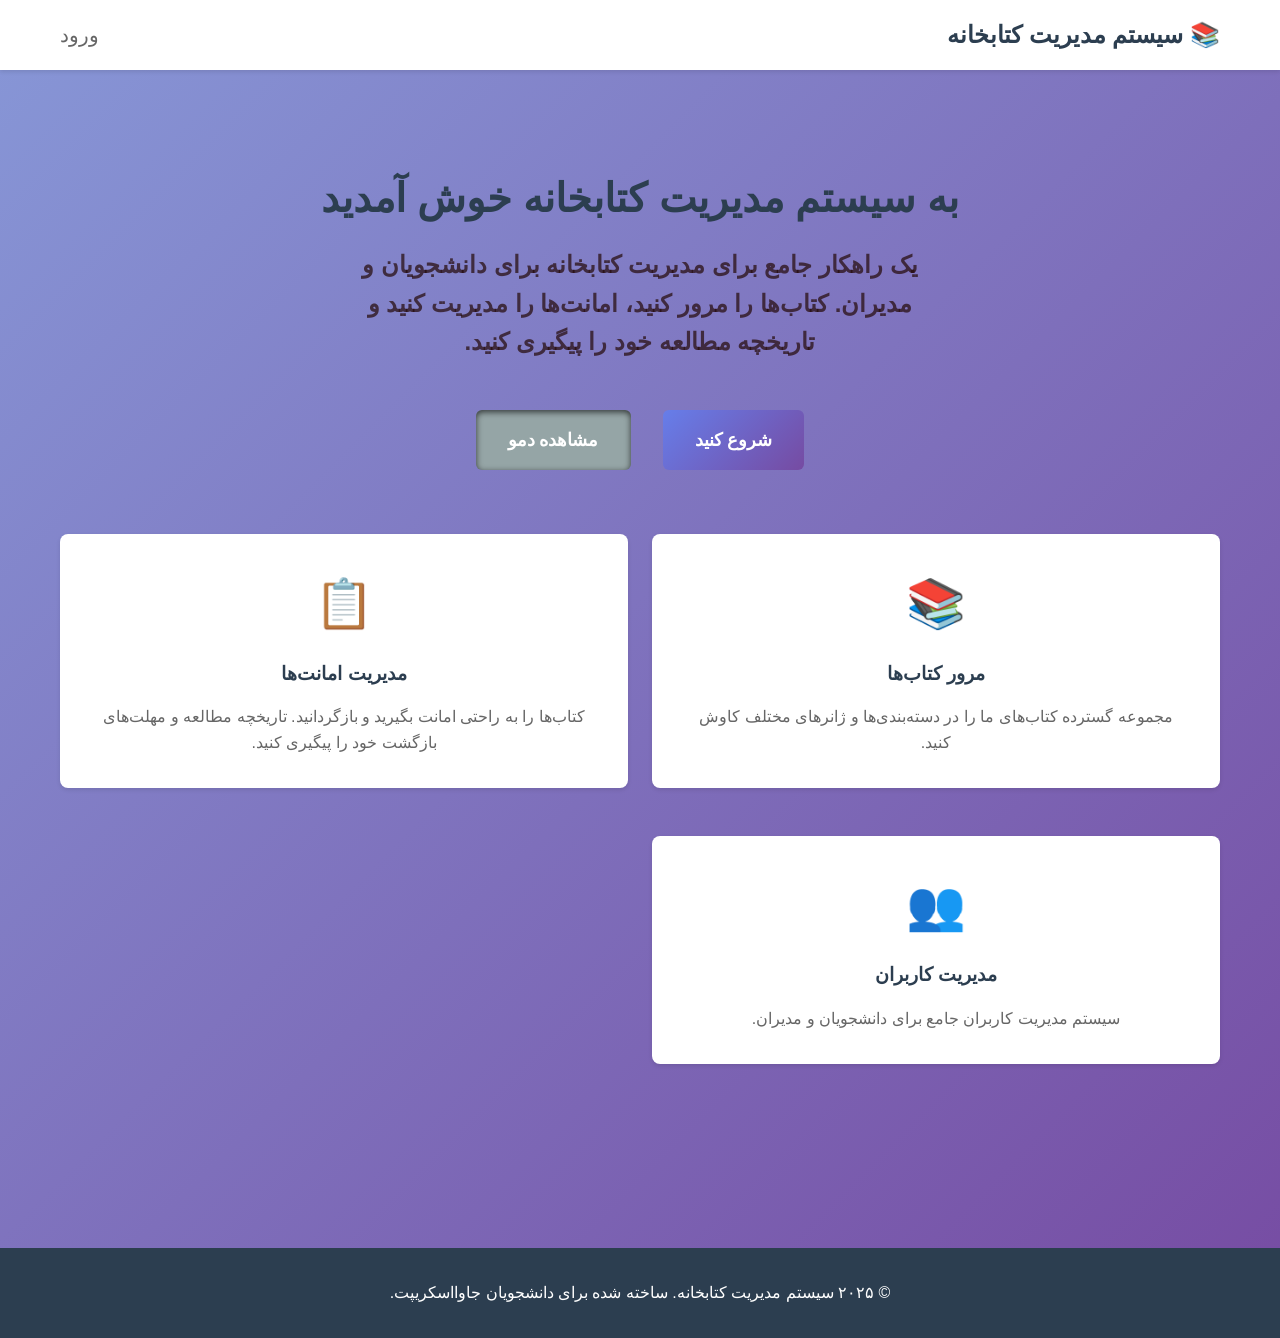
<file: library-management-system-template-main/index.html>
<!DOCTYPE html>
<html lang="fa" dir="rtl">
<head>
    <meta charset="UTF-8">
    <meta name="viewport" content="width=device-width, initial-scale=1.0">
    <title>سیستم مدیریت کتابخانه</title>
    <link rel="stylesheet" href="css/style.css">
</head>
<body>
    <header class="header">
        <div class="container">
            <div class="header-content">
                <div class="logo">📚 سیستم مدیریت کتابخانه</div>
                <nav class="nav">
                    <a href="login.html">ورود</a>
                </nav>
            </div>
        </div>
    </header>
    <main class="main-content">
        <div class="container">
            <div style="text-align: center; padding: 4rem 0;">
                <h1 style="font-size: 2.5rem; color: #2c3e50; margin-bottom: 1rem;">به سیستم مدیریت کتابخانه خوش آمدید</h1>
                <p style="font-size: 1.5rem;font-weight: 700; color: #250b0bb8; margin-bottom: 3rem; max-width: 600px; margin-left: auto; margin-right: auto;">
                    یک راهکار جامع برای مدیریت کتابخانه برای دانشجویان و مدیران. 
                    کتاب‌ها را مرور کنید، امانت‌ها را مدیریت کنید و تاریخچه مطالعه خود را پیگیری کنید.
                </p>
                
                <div style="display: flex; gap: 2rem; justify-content: center; flex-wrap: wrap; margin-bottom: 3rem;">
                    <a href="login.html" class="btn btn-primary" style="padding: 1rem 2rem; font-size: 1.1rem;">
                        شروع کنید
                    </a>
                    <a href="dashboard.html" class="btn btn-secondary" style="padding: 1rem 2rem; font-size: 1.1rem;">
                        مشاهده دمو
                    </a>
                </div>
                <!-- ویژگی‌ها -->
                <div class="grid grid-3" style="margin-top: 4rem;">
                    <div class="card" style="text-align: center; padding: 2rem;">
                        <div style="font-size: 3rem; margin-bottom: 1rem;">📚</div>
                        <h3 style="color: #2c3e50; margin-bottom: 1rem;">مرور کتاب‌ها</h3>
                        <p style="color: #666;">مجموعه گسترده کتاب‌های ما را در دسته‌بندی‌ها و ژانرهای مختلف کاوش کنید.</p>
                    </div>
                    
                    <div class="card" style="text-align: center; padding: 2rem;">
                        <div style="font-size: 3rem; margin-bottom: 1rem;">📋</div>
                        <h3 style="color: #2c3e50; margin-bottom: 1rem;">مدیریت امانت‌ها</h3>
                        <p style="color: #666;">کتاب‌ها را به راحتی امانت بگیرید و بازگردانید. تاریخچه مطالعه و مهلت‌های بازگشت خود را پیگیری کنید.</p>
                    </div>
                    
                    <div class="card" style="text-align: center; padding: 2rem;">
                        <div style="font-size: 3rem; margin-bottom: 1rem;">👥</div>
                        <h3 style="color: #2c3e50; margin-bottom: 1rem;">مدیریت کاربران</h3>
                        <p style="color: #666;">سیستم مدیریت کاربران جامع برای دانشجویان و مدیران.</p>
                    </div>
                </div>
            </div>
        </div>
    </main>

    <footer style="background: #2c3e50; color: white; text-align: center; padding: 2rem 0; margin-top: 4rem;">
        <div class="container">
            <p>&copy; ۲۰۲۵ سیستم مدیریت کتابخانه. ساخته شده برای دانشجویان جاوااسکریپت.</p>
        </div>
    </footer>
</body>
</html>
</file>
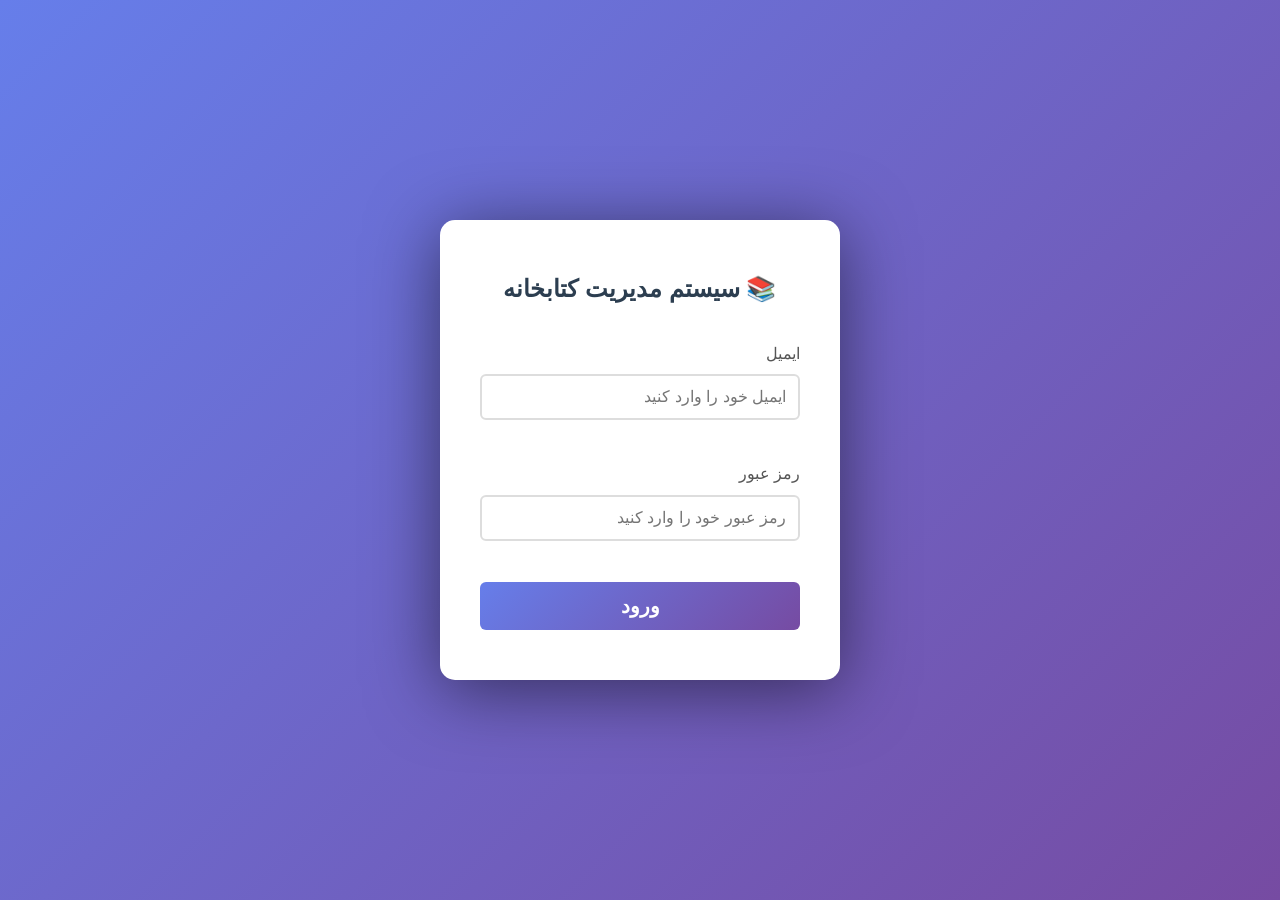
<file: library-management-system-template-main/books.html>
<!DOCTYPE html>
<html lang="fa" dir="rtl">
<head>
    <meta charset="UTF-8">
    <meta name="viewport" content="width=device-width, initial-scale=1.0">
    <title>کتاب‌ها - سیستم مدیریت کتابخانه</title>
    <link rel="stylesheet" href="css/style.css">
    <script type="module" src="./js/books.js" defer></script>
</head>
<body>
    <header class="header">
        <div class="container">
            <div class="header-content">
                <div class="logo">📚 مدیریت کتابخانه</div>
                <nav class="nav">
                    <a href="dashboard.html">داشبورد</a>
                    <a href="books.html" class="active">کتاب ها</a>
                    <a href="my-loans.html">امانت های من</a>
                    <a href="login.html">خروج</a>
                </nav>
                <div class="user-info">
                    <div class="user-avatar">م</div>
                    <span id="firstName" class="user-Name">دانشجو</span>
                </div>
            </div>
        </div>
    </header>
    <main class="main-content">
        <div class="container">
            <h1 >کتاب ها</h1>
            <p style="color: #2e2c2c; margin-bottom: 2rem;font-weight: 600;font-size: 18px;">مجموعه‌مون رو بگرد و کتاب بعدیت رو پیدا کن.</p>
            <!-- Books Grid -->
            <div class="grid grid-3">
            </div>
        </div>
    </main>
</body>
</html>
</file>
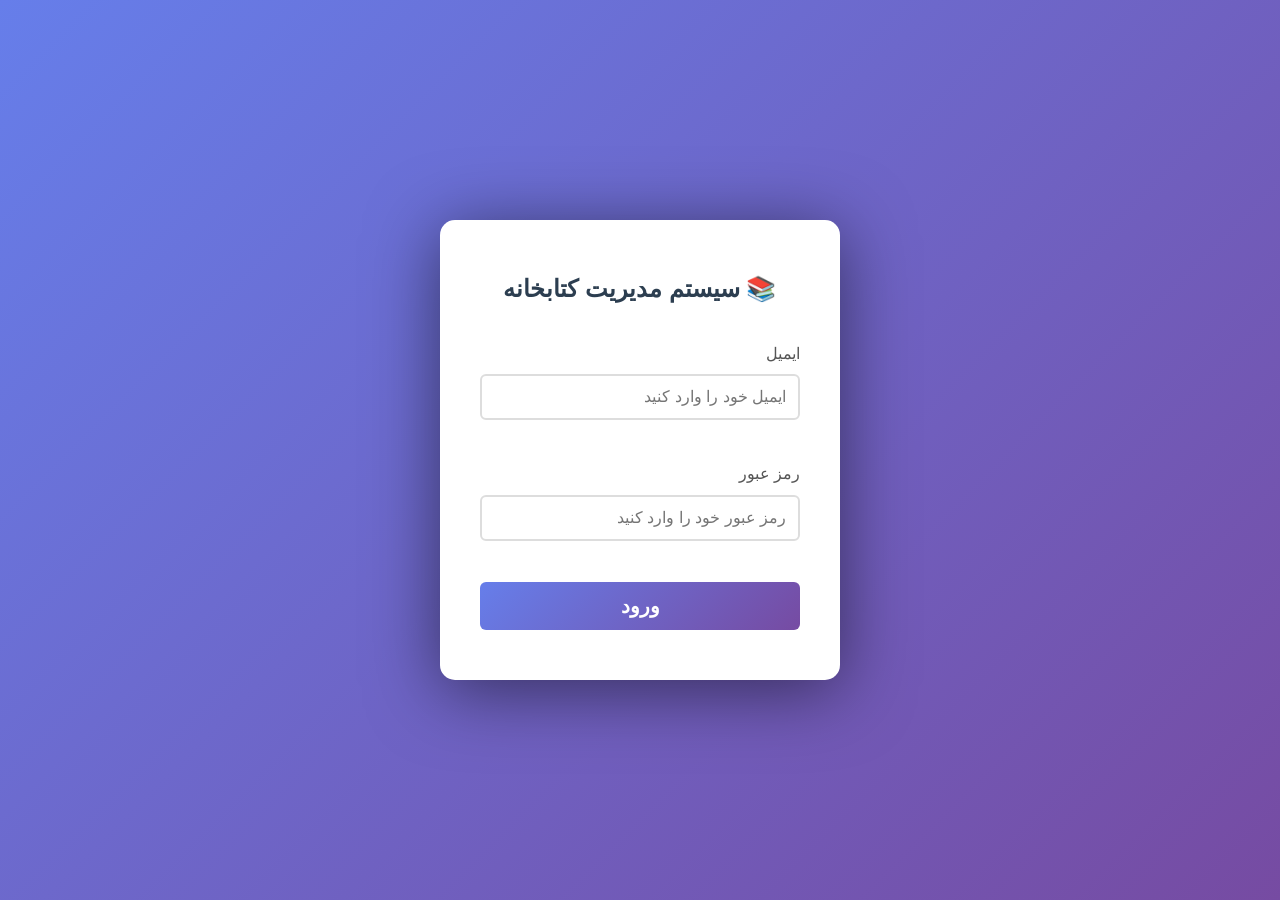
<file: library-management-system-template-main/dashboard.html>
<!DOCTYPE html>
<html lang="fa"dir="rtl">
<head>
    <meta charset="UTF-8">
    <meta name="viewport" content="width=device-width, initial-scale=1.0">
    <title>داشبورد دانشجو - سیستم مدیریت کتابخانه</title>
    <link rel="stylesheet" href="css/style.css">
    <script type="module" src="./js/dashboard.js" defer></script>
</head>
<body>
    <header class="header">
        <div class="container">
            <div class="header-content">
                <div class="logo">📚 مدیریت کتابخانه</div>
                <nav class="nav">
                    <a href="dashboard.html" class="active">داشبورد</a>
                    <a href="books.html">کتاب ها</a>
                    <a href="my-loans.html">امانت های من</a>
                    <a href="login.html" id="logoutBtn">خروج</a>
                </nav>
                <div class="user-info">
                    <div class="user-avatar" id="userAvatar">م</div>
                    <span id="userName" class="user-Name">دانشجو</span>
                </div>
            </div>
        </div>
    </header>

    <main class="main-content">
        <div class="container">
            <h1>خوش برگشتی ,<span id="studentName">دانشجو</span>!</h1>
            <p style="color:rgba(0, 0, 0, 0.493); margin-bottom: 2rem; font-weight: 650; font-size: 20px;">حساب کتابخانه‌ت رو مدیریت کن و مجموعه‌مون رو بگرد</p>
            <!-- Statistics Cards -->
            <div class="grid grid-2">
                <div class="card stat-card">
                    <div class="stat-number" id="activeLoans">0</div>
                    <div class="stat-label">امانت های فعال</div>
                </div>
                <div class="card stat-card">
                    <div class="stat-number" id="availableBooks">0</div>
                    <div class="stat-label">کتاب های موجود</div>
                </div>
            </div>
            <!-- Quick Actions -->
            <div class="card">
                <div class="card-header">
                    <h2 class="card-title">دسترسی سریع</h2>
                </div>
                <div class="grid grid-2">
                    <a href="books.html" class="btn btn-primary" style="text-align: center; padding: 2rem;">
                        <h3>📖 مشاهده کتاب ها</h3>
                        <p class="text-space">مجموعه‌مون رو بگرد و کتاب بعدیت رو پیدا کن</p>
                    </a>
                    <a href="my-loans.html" class="btn btn-success" style="text-align: center; padding: 2rem;">
                        <h3>📋 امانت‌های من</h3>
                        <p class="text-space">امانت‌های فعلیت رو ببین و مدیریت کن</p>
                    </a>
                </div>
            </div>
        </div>
    </main>
</body>
</html>
</file>
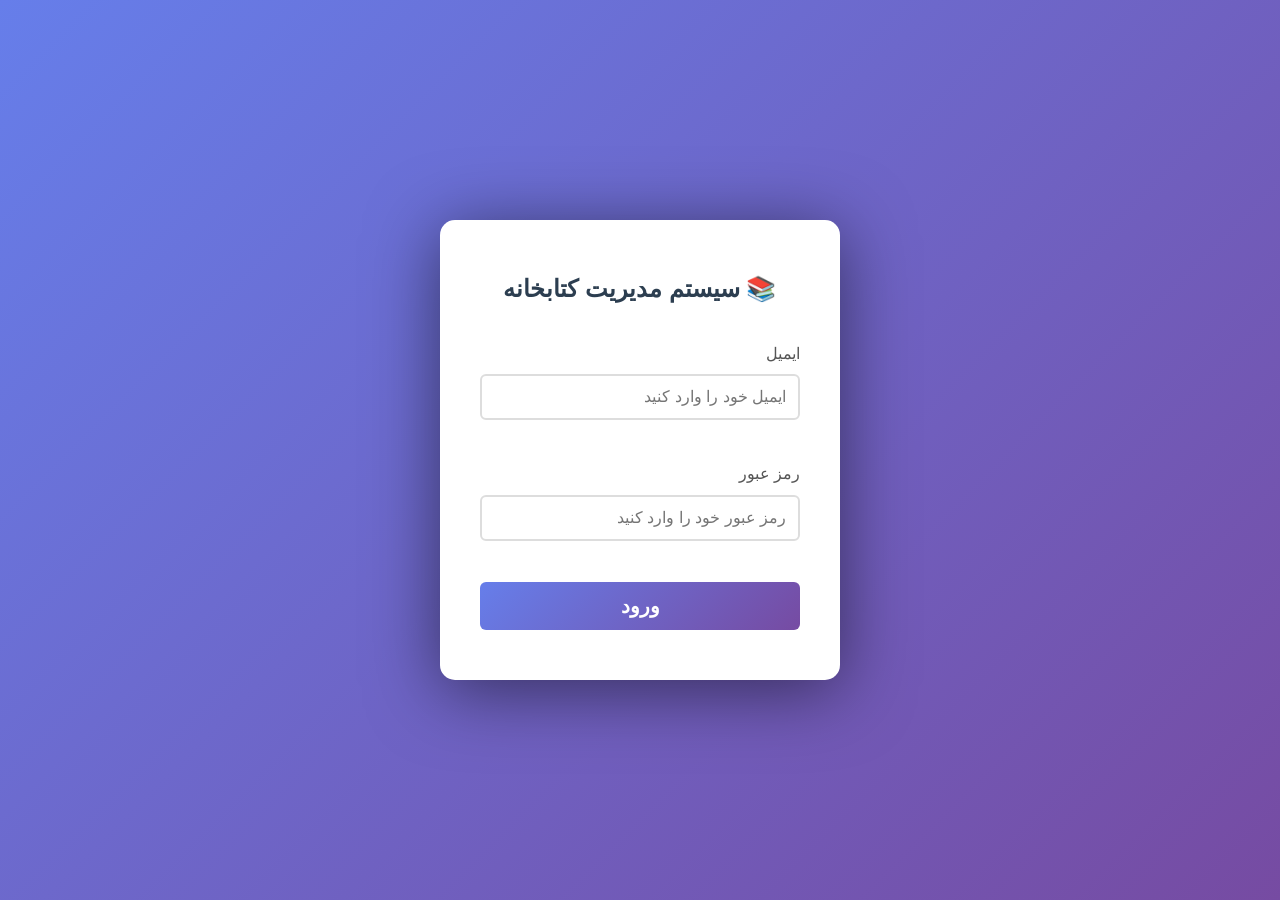
<file: library-management-system-template-main/login.html>
<!DOCTYPE html>
<html lang="fa" dir="rtl">
<head>
    <meta charset="UTF-8">
    <meta name="viewport" content="width=device-width, initial-scale=1.0">
    <title>ورود به سیستم مدیریت کتابخانه</title>
    <link rel="stylesheet" href="css/style.css">
    <script type="module" src="./js/tamrin.js" defer></script>
</head>
<body>
    <div class="login-container">
        <div class="login-card">
            <h1 class="login-title">📚 سیستم مدیریت کتابخانه</h1>
            <div id="alert-container"></div>
            <form id="loginForm" novalidate>
                <div class="form-group">
                    <label for="email" class="form-label">ایمیل</label>
                    <input type="email" id="email" class="form-input" placeholder="ایمیل خود را وارد کنید" >
                    <div id="emailError" class="errorMessage"></div>
                </div>
                <div class="form-group">
                    <label for="password" class="form-label">رمز عبور</label>
                    <input type="password" id="password" class="form-input" placeholder="رمز عبور خود را وارد کنید" >
                    <div id="passwordError" class="errorMessage"></div>
                </div>
                <button type="submit" class="btn btn-primary" style="width: 100%;">
                    <span id="loginText" style="font-size: 20px;">ورود</span>
                    <span id="loginSpinner" class="loading hidden"></span>
                </button>
            </form>
        </div>
    </div>
</body>
</html>
</file>
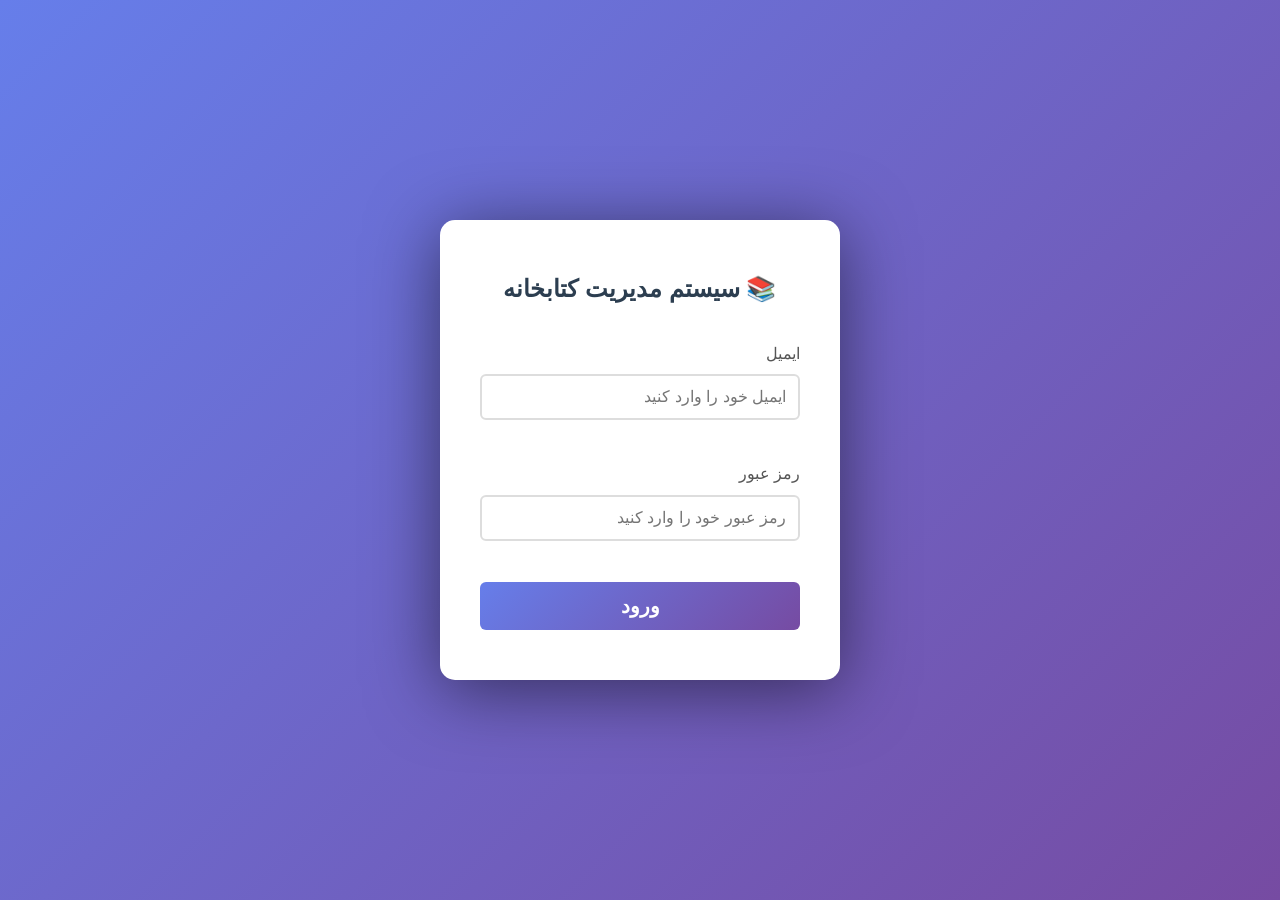
<file: library-management-system-template-main/my-loans.html>
<!DOCTYPE html>
<html lang="fa" dir="rtl">
<head>
    <meta charset="UTF-8">
    <meta name="viewport" content="width=device-width, initial-scale=1.0">
    <title>امانت‌های من - سیستم مدیریت کتابخانه</title>
    <link rel="stylesheet" href="css/style.css">
    <script type="module" src="./js/my-loans.js" defer></script>
</head>
<body> 
    <header class="header">
        <div class="container">
            <div class="header-content">
                <div class="logo">📚 مدیریت کتابخانه</div>
                <nav class="nav">
                    <a href="dashboard.html">داشبورد</a>
                    <a href="books.html">کتاب ها</a>
                    <a href="my-loans.html" class="active">امانت های من</a>
                    <a href="login.html">خروج</a>
                </nav>
                <div class="user-info">
                    <div class="user-avatar">م</div>
                    <span id="firstName" class="user-Name">دانشجو</span>
                </div>
            </div>
        </div>
    </header>

    <main class="main-content">
        <div class="container">
            <h1>امانت های من</h1>
            <p style="color: #2b2828; margin-bottom: 1.5rem; font-size: 18px;">کتاب‌های امانت گرفته شده خود را مشاهده و مدیریت کنید.</p>
            <!-- Loans Table -->
            <div class="card">
                <div class="card-header">
                    <h2 class="card-title">لیست امانت‌ها</h2>
                    <span style="color: #666;font-weight: 700; font-size: 20px;"class="loanSummaryText">مجموع: ۳ امانت</span>
                </div>
                
                <table class="table">
                    <thead>
                        <tr>
                            <th class="table-th">عنوان کتاب</th>
                            <th class="table-th">نویسنده</th>
                            <th class="table-th">تاریخ امانت</th>
                            <th class="table-th">وضعیت</th>
                            <th class="table-th">عملیات</th>
                        </tr>
                    </thead>
                    <tbody id="tbody">
                    </tbody>
                </table>
            </div>
            <!-- Loan Statistics -->
            <div class="grid grid-2">
                <div class="card stat-card">
                    <div class="stat-number" id="activeLoansCount">2</div>
                    <div class="stat-label ">امانت‌های فعال</div>
                </div>
                <div class="card stat-card">
                    <div class="stat-number" id="returnedLoansCount">1</div>
                    <div class="stat-label">کتاب‌های بازگردانده شده</div>
                </div>
            </div>
        </div>
    </main>
</body>
</html>
</file>
<file: library-management-system-template-main/css/style.css>
/* Library Management System - Minimal Flat Design */

/* Reset and Base Styles */
* {
    margin: 0;
    padding: 0;
    box-sizing: border-box;
}

body {
    font-family: 'Segoe UI', Tahoma, Geneva, Verdana, sans-serif;
    line-height: 1.6;
    color: #333;
    background-color: #f8f9fa;
}

/* Container */
.container {
    max-width: 1200px;
    margin: 0 auto;
    padding: 0 20px;
}

/* Header */
.header {
    background: #fff;
    box-shadow: 0 2px 4px rgba(0,0,0,0.1);
    position: sticky;
    top: 0;
    z-index: 100;
}

.header-content {
    display: flex;
    justify-content: space-between;
    align-items: center;
    padding: 1rem 0;
}

.logo {
    font-size: 1.5rem;
    font-weight: bold;
    color: #2c3e50;
}
.nav {
    display: flex;
    gap: 2rem;
    align-items: center;
}

.nav a {
    text-decoration: none;
    color: #666;
    font-weight: 500;
    transition: color 0.3s;
}

.nav a:hover, .nav a.active {
    color: #3498db;
}

.user-info {
    display: flex;
    align-items: center;
    gap: 1rem;
}

.user-avatar {
    width: 40px;
    height: 40px;
    border-radius: 50%;
    background: #3498db;
    display: flex;
    align-items: center;
    justify-content: center;
    color: white;
    font-weight: bold;
}

/* Main Content */
.main-content {
    padding: 2rem 0;
    min-height: calc(100vh - 80px);
}

/* Cards */
.card {
    background: white;
    border-radius: 8px;
    box-shadow: 0 2px 4px rgba(0,0,0,0.1);
    padding: 1.5rem;
    margin-bottom: 1.5rem;
}

.card-header {
    display: flex;
    justify-content: space-between;
    align-items: center;
    margin-bottom: 1rem;
    padding-bottom: 1rem;
    border-bottom: 1px solid #eee;
}

.card-title {
    font-size: 1.25rem;
    font-weight: 600;
    color: #2c3e50;
}

/* Buttons */
.btn {
    display: inline-block;
    padding: 0.75rem 1.5rem;
    border: none;
    border-radius: 6px;
    text-decoration: none;
    font-weight: 500;
    cursor: pointer;
    transition: all 0.3s;
    text-align: center;
}

.btn-primary {
    background: #3498db;
    color: white;
}

.btn-primary:hover {
    background: #2980b9;
    transform: translateY(-1px);
}

.btn-success {
    background: #27ae60;
    color: white;
}

.btn-success:hover {
    background: #229954;
}

.btn-danger {
    background: #e74c3c;
    color: white;
}

.btn-danger:hover {
    background: #c0392b;
}

.btn-secondary {
    background: #95a5a6;
    color: white;
}

.btn-secondary:hover {
    background: #7f8c8d;
}

.btn-sm {
    padding: 0.5rem 1rem;
    font-size: 0.875rem;
}

/* Forms */
.form-group {
    margin-bottom: 1rem;
}

.form-label {
    display: block;
    margin-bottom: 0.5rem;
    font-weight: 500;
    color: #555;
}

.form-input {
    width: 100%;
    padding: 0.75rem;
    border: 2px solid #ddd;
    border-radius: 6px;
    font-size: 1rem;
    transition: border-color 0.3s;
    cursor: pointer;
}

.form-input:focus {
    outline: none;
    border-color: #3498db;
}

.form-select {
    width: 100%;
    padding: 0.75rem;
    border: 2px solid #ddd;
    border-radius: 6px;
    font-size: 1rem;
    background: white;
}

/* Tables */
.table {
    width: 100%;
    border-collapse: collapse;
    margin-top: 1rem;
}

.table th,
.table td {
    padding: 1.5rem;
    text-align: right;
    border-bottom: 1px solid #eee;
}

.table th {
    background: #f8f9fa;
    font-weight: 600;
    color: #555;
}

.table tr:hover {
    background: #f8f9fa;
}

/* Status Badges */
.status {
    display: inline-block;
    padding: 0.4rem 1rem;
    border-radius: 20px;
    font-size: 0.875rem;
    font-weight: 500;
}

.status-active {
    background: #d4edda;
    color: #155724;
}

.status-overdue {
    background: #f8d7da;
    color: #721c24;
}

.status-returned {
    background: #d1ecf1;
    color: #0c5460;
}

.status-available {
    background: #d4edda;
    color: #155724;
}

.status-unavailable {
    background: #f8d7da;
    color: #721c24;
}

/* Grid Layout */
.grid {
    display: grid;
    gap: 1.5rem;
}

.grid-2 {
    grid-template-columns: repeat(auto-fit, minmax(300px, 1fr));
}

.grid-3 {
    grid-template-columns: repeat(auto-fit, minmax(380px, 1fr));
    
}

.grid-4 {
    grid-template-columns: repeat(auto-fit, minmax(200px, 1fr));
}

/* Statistics Cards */
.stat-card {
    text-align: center;
    padding: 2rem 1rem;
}

.stat-number {
    font-size: 2.5rem;
    font-weight: bold;
    color: #3498db;
    margin-bottom: 0.5rem;
}

.stat-label {
    color: #666;
    font-size: 0.875rem;
    text-transform: uppercase;
    letter-spacing: 0.5px;
}

/* Search and Filters */
.search-bar {
    display: flex;
    gap: 1rem;
    margin-bottom: 2rem;
    flex-wrap: wrap;
}

.search-input {
    flex: 1;
    min-width: 200px;
}

.filter-group {
    display: flex;
    gap: 1rem;
    align-items: center;
    flex-wrap: wrap;
}

/* Pagination */
.pagination {
    display: flex;
    justify-content: center;
    gap: 0.5rem;
    margin-top: 2rem;
}

.pagination a {
    padding: 0.5rem 1rem;
    border: 1px solid #ddd;
    text-decoration: none;
    color: #666;
    border-radius: 4px;
    transition: all 0.3s;
}

.pagination a:hover,
.pagination a.active {
    background: #3498db;
    color: white;
    border-color: #3498db;
}

/* Alerts */
.alert {
    padding: 1rem;
    border-radius: 6px;
    margin-bottom: 1rem;
}

.alert-success {
    background: #d4edda;
    color: #155724;
    border: 1px solid #c3e6cb;
}

.alert-error {
    background: #f8d7da;
    color: #721c24;
    border: 1px solid #f5c6cb;
}

.alert-info {
    background: #d1ecf1;
    color: #0c5460;
    border: 1px solid #bee5eb;
}

/* Login Page */
.login-container {
    display: flex;
    justify-content: center;
    align-items: center;
    min-height: 100vh;
    background: linear-gradient(135deg, #667eea 0%, #764ba2 100%);
}

.login-card {
    background: white;
    padding: 3rem;
    border-radius: 12px;
    box-shadow: 0 10px 30px rgba(0,0,0,0.2);
    width: 100%;
    max-width: 400px;
}

.login-title {
    text-align: center;
    margin-bottom: 2rem;
    color: #2c3e50;
    font-size: 1.5rem;
}

/* Responsive Design */
@media (max-width: 768px) {
    .header-content {
        flex-direction: column;
        gap: 1rem;
    }
    .nav {
        flex-direction: column;
        gap: 1rem;
    }
    
    .search-bar {
        flex-direction: column;
    }
    
    .filter-group {
        flex-direction: column;
        align-items: stretch;
    }
    
    .table {
        font-size: 0.875rem;
    }
    
    .table th,
    .table td {
        padding: 0.5rem;
    }
    
    .grid-2,
    .grid-3,
    .grid-4 {
        grid-template-columns: 1fr;
    }
}

/* Loading Spinner */
.loading {
    display: inline-block;
    width: 20px;
    height: 20px;
    border: 3px solid #f3f3f3;
    border-top: 3px solid #3498db;
    border-radius: 50%;
    animation: spin 1s linear infinite;
}

@keyframes spin {
    0% { transform: rotate(0deg); }
    100% { transform: rotate(360deg); }
}
/* Utility Classes */
.text-center { text-align: center; }
.text-right { text-align: right; }
.text-left { text-align: left; }
.mb-1 { margin-bottom: 0.5rem; }
.mb-2 { margin-bottom: 1rem; }
.mb-3 { margin-bottom: 1.5rem; }
.mt-1 { margin-top: 0.5rem; }
.mt-2 { margin-top: 1rem; }
.mt-3 { margin-top: 1.5rem; }
.hidden { display: none; }
.visible { display: block; }
.alertError {
    display: block;
    background: #f8d7da;
    color: #721c24;
    padding: 12px;
    border-radius: 6px;
    margin-bottom: 15px;
    border: 1px solid #f5c6cb;
    font-size: 14px;
}
.errorMessage {
    color: #dc3545;
    font-size: 13px;
    margin-top: 5px;
    min-height: 20px;
}
.btn-primary:disabled {
  opacity: 0.6;
  background-color: #999;
}
/*ظاهر سایت */
.form-input{
    cursor: pointer;
}
.btn-primary{
    font-size: 18px;
    font-weight: 700;
    color: white;
    background: linear-gradient(135deg, #667eea 0%, #764ba2 100%);
}
.login-card{
    box-shadow: 0 10px 70px rgba(0, 0, 0, 0.525);   
    border-radius: 15px;                            
    padding: 50px 40px;                              
}
body{
    background: linear-gradient(135deg, #8797d7 0%, #764ba2 100%);
}
.user-Name{
    font-weight: 700;
    font-size: 25px;
}
.nav{
    font-weight: 700;
    font-size: 20px;
}
.stat-label{
    font-weight: 700;
    font-size: 15px;
}
.text-style{
    font-size: 10px;
}
.btn-secondary{
    font-size: 18px;
    font-weight: 700;
    color:white;
    box-shadow: inset 0 2px 6px rgba(0, 0, 0, 0.682);
}
.text-space{
    margin-top: 5px;
    font-size: 14px;
}
.status{
    box-shadow: 0 5px 10px rgba(1, 14, 4, 0.155);
    font-size: 18px;
}
.book-info{
    font-size: 18px;
    color: #666; 
    margin-bottom: 0.5rem;
}
.book-header{
    display: flex;
    justify-content: space-between;
    align-items: start; 
    margin-bottom: 1rem;
}
.book-title{
    margin: 0; 
    color: #2c3e50;
    font-size:20px;
}
.btn-success{
    font-size: 17px;
    font-weight: 700;
    box-shadow: 0 5px 10px rgba(1, 14, 4, 0.43);
}
.table-th{
    font-size: 18px;
    font-weight: 700;
}
</file>
